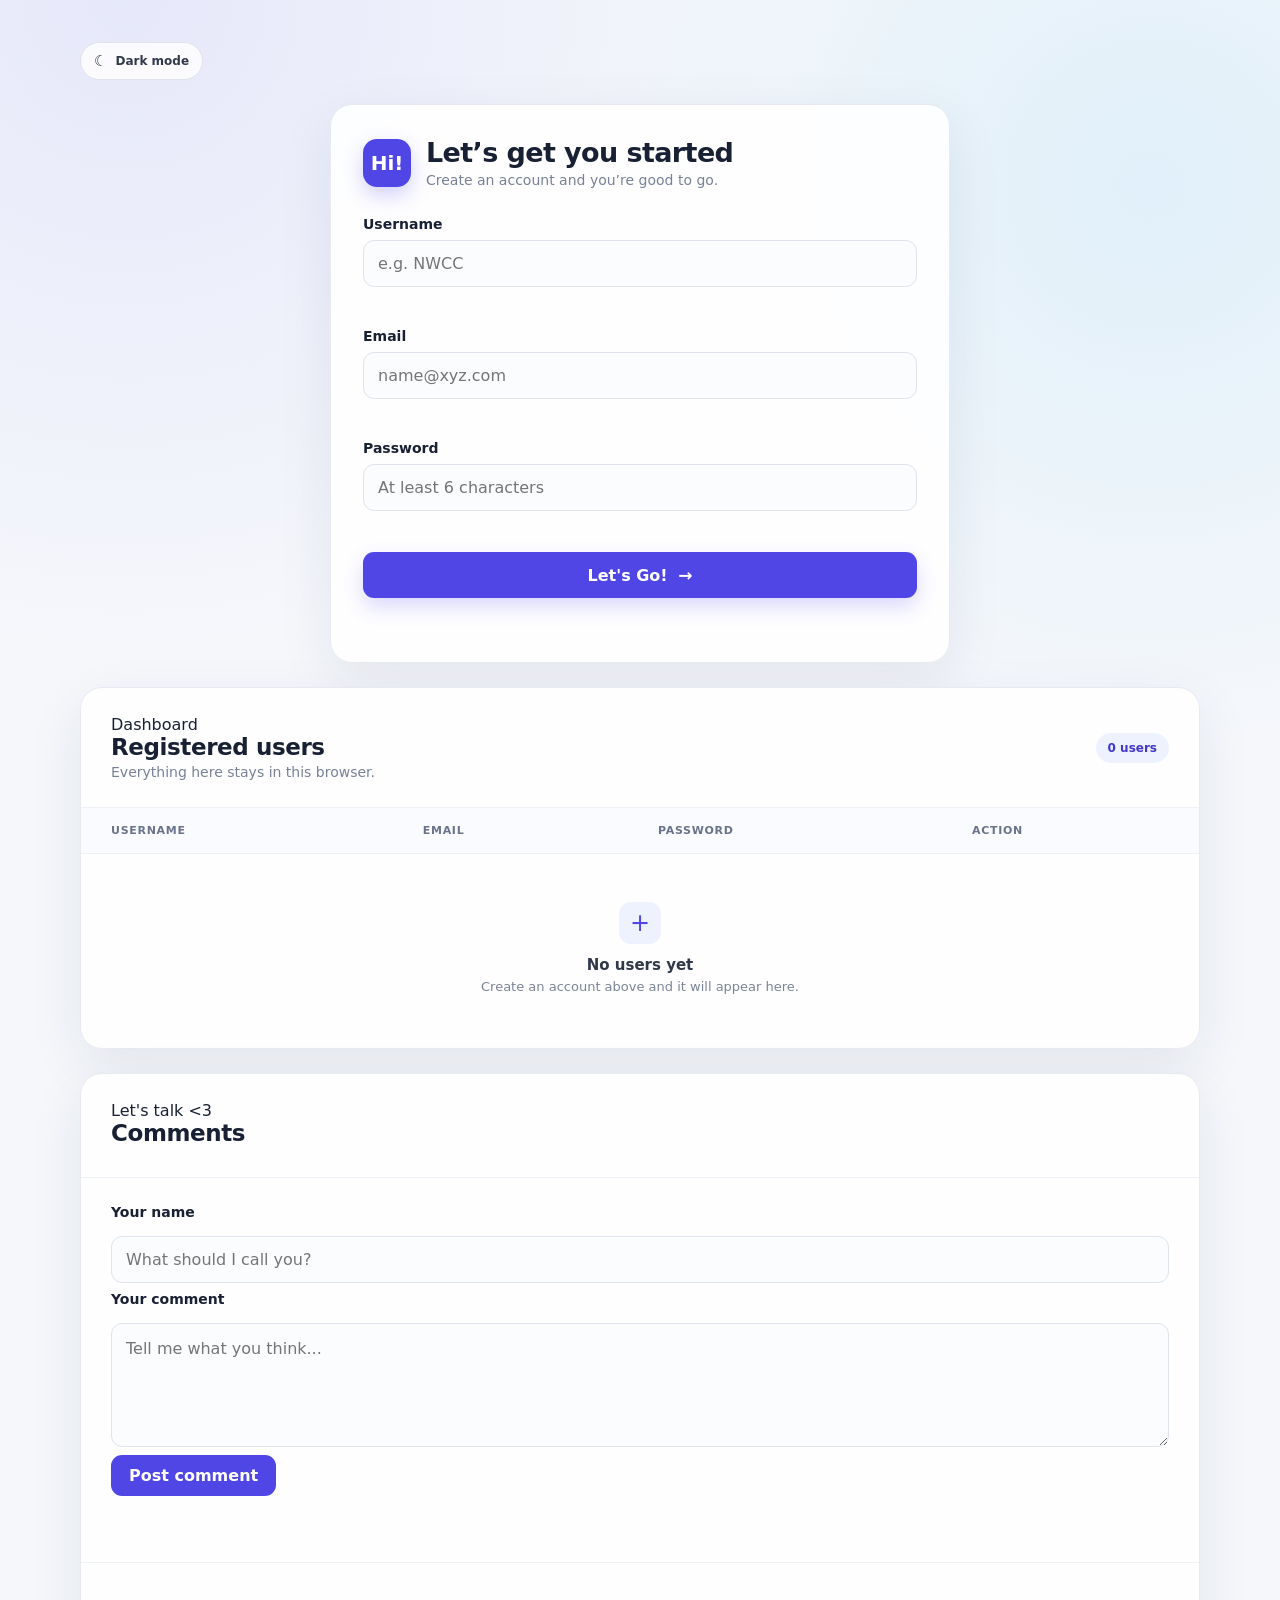
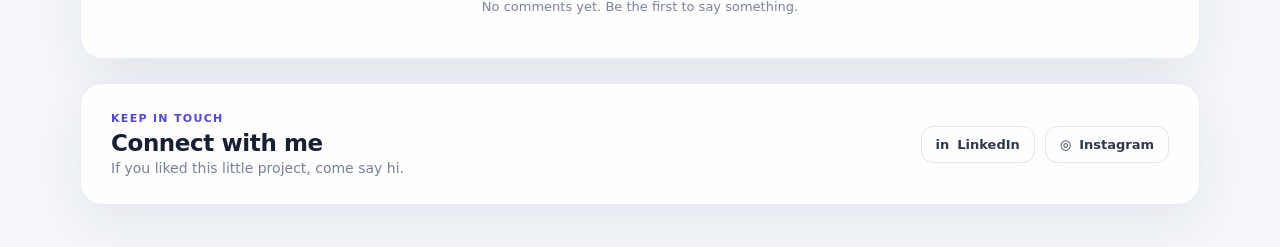
<file: project1/index.html>
<!DOCTYPE html>
<html lang="en">
<head>
  <meta charset="UTF-8">
  <meta name="viewport" content="width=device-width, initial-scale=1.0">
  <title>Welcome!</title>
  <link rel="stylesheet" href="style.css">
</head>
<body>
  <main class="app-shell">
    <header class="topbar"><button class="theme-toggle" id="themeToggle" type="button"><span class="theme-icon">☾</span><span class="theme-label">Dark mode</span></button></header>
    <section class="signup-card">
      <div class="brand">
        <span class="brand-mark">Hi!</span>
        <div>
          <h1>Let’s get you started</h1>
          <p>Create an account and you’re good to go.</p>
        </div>
      </div>

      <form id="signupForm" novalidate>
        <div class="field">
          <label for="username">Username</label>
          <input id="username" name="username" type="text" autocomplete="username"
                 placeholder="e.g. NWCC">
          <small class="error" id="usernameError"></small>
        </div>

        <div class="field">
          <label for="email">Email</label>
          <input id="email" name="email" type="email" autocomplete="email"
                 placeholder="name@xyz.com">
          <small class="error" id="emailError"></small>
        </div>

        <div class="field">
          <label for="password">Password</label>
          <input id="password" name="password" type="password"
                 autocomplete="new-password" placeholder="At least 6 characters">
          <small class="error" id="passwordError"></small>
        </div>

        <button class="primary-btn" type="submit">Let's Go! <span>→</span></button>
        <p class="form-status" id="formStatus" aria-live="polite"></p>
      </form>
    </section>

    <section class="dashboard-card">
      <div class="dashboard-header">
        <div>
          <p class="eyebrow">Dashboard</p>
          <h2>Registered users</h2>
          <p class="muted">Everything here stays in this browser.</p>
        </div>
        <div class="user-count" id="userCount">0 users</div>
      </div>

      <div class="table-wrap">
        <table>
          <thead>
            <tr>
              <th>Username</th>
              <th>Email</th>
              <th>Password</th>
              <th>Action</th>
            </tr>
          </thead>
          <tbody id="userTableBody"></tbody>
        </table>

        <div class="empty-state" id="emptyState">
          <div class="empty-icon">+</div>
          <h3>No users yet</h3>
          <p>Create an account above and it will appear here.</p>
        </div>
      </div>
    </section>

    <section class="comments-card">
      <div class="section-heading"><div><p class="eyebrow">Let's talk <3</p><h2>Comments</h2><p class="muted"></p></div></div>
      <form id="commentForm" class="comment-form">
        <label for="commentName">Your name</label><input id="commentName" type="text" placeholder="What should I call you?">
        <label for="commentText">Your comment</label><textarea id="commentText" rows="4" placeholder="Tell me what you think..."></textarea>
        <button class="secondary-btn" type="submit">Post comment</button><p class="form-status" id="commentStatus" aria-live="polite"></p>
      </form>
      <div class="comments-list" id="commentsList"><div class="comments-empty" id="commentsEmpty">No comments yet. Be the first to say something.</div></div>
    </section>
    <footer class="connect-card">
      <div><p class="connection">Keep in touch</p><h2>Connect with me</h2><p class="muted">If you liked this little project, come say hi.</p></div>
      <div class="social-links"><a href="https://www.linkedin.com/in/kovid-kulkarni-290336411/" target="_blank" rel="noopener noreferrer" class="social-link"><span>in</span> LinkedIn</a><a href="https://www.instagram.com/kulkarnikovid" target="_blank" rel="noopener noreferrer" class="social-link"><span>◎</span> Instagram</a></div>
    </footer>
  </main>

  <script src="script.js"></script>
</body>
</html>
</file>
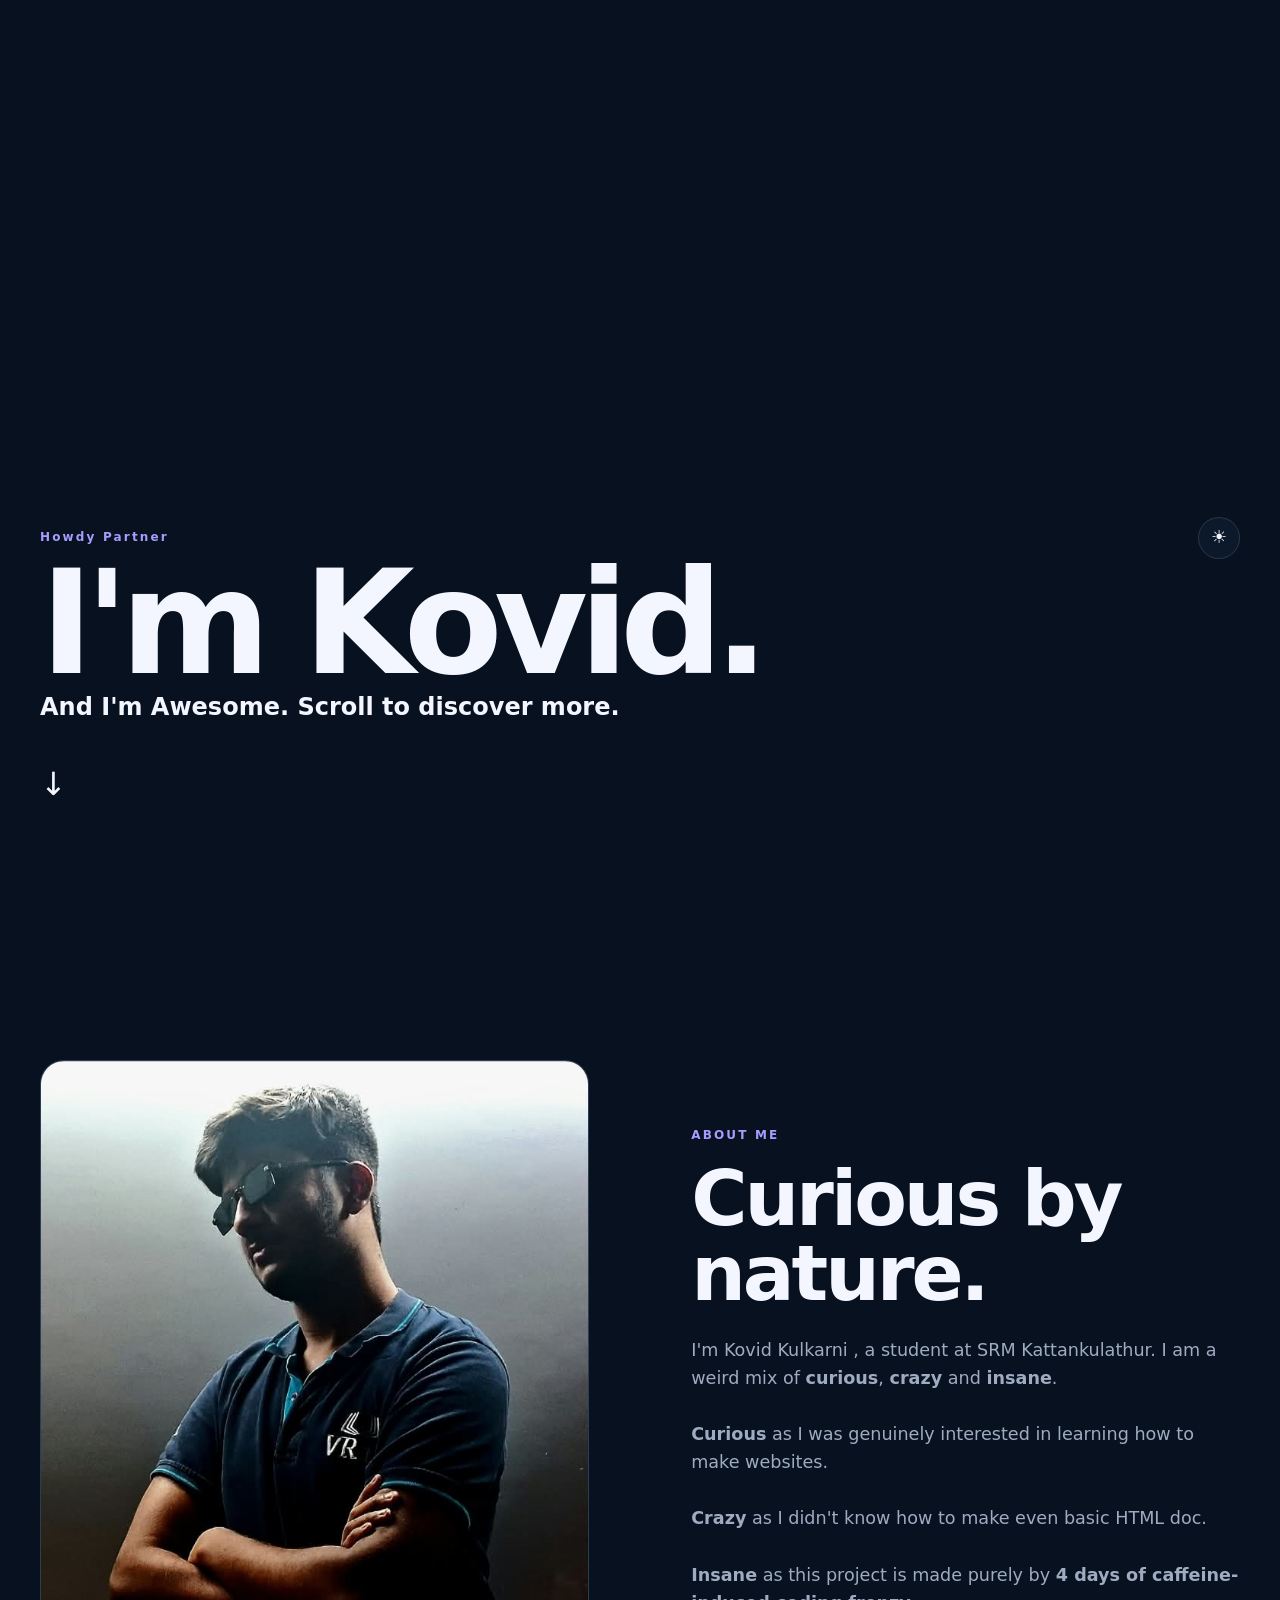
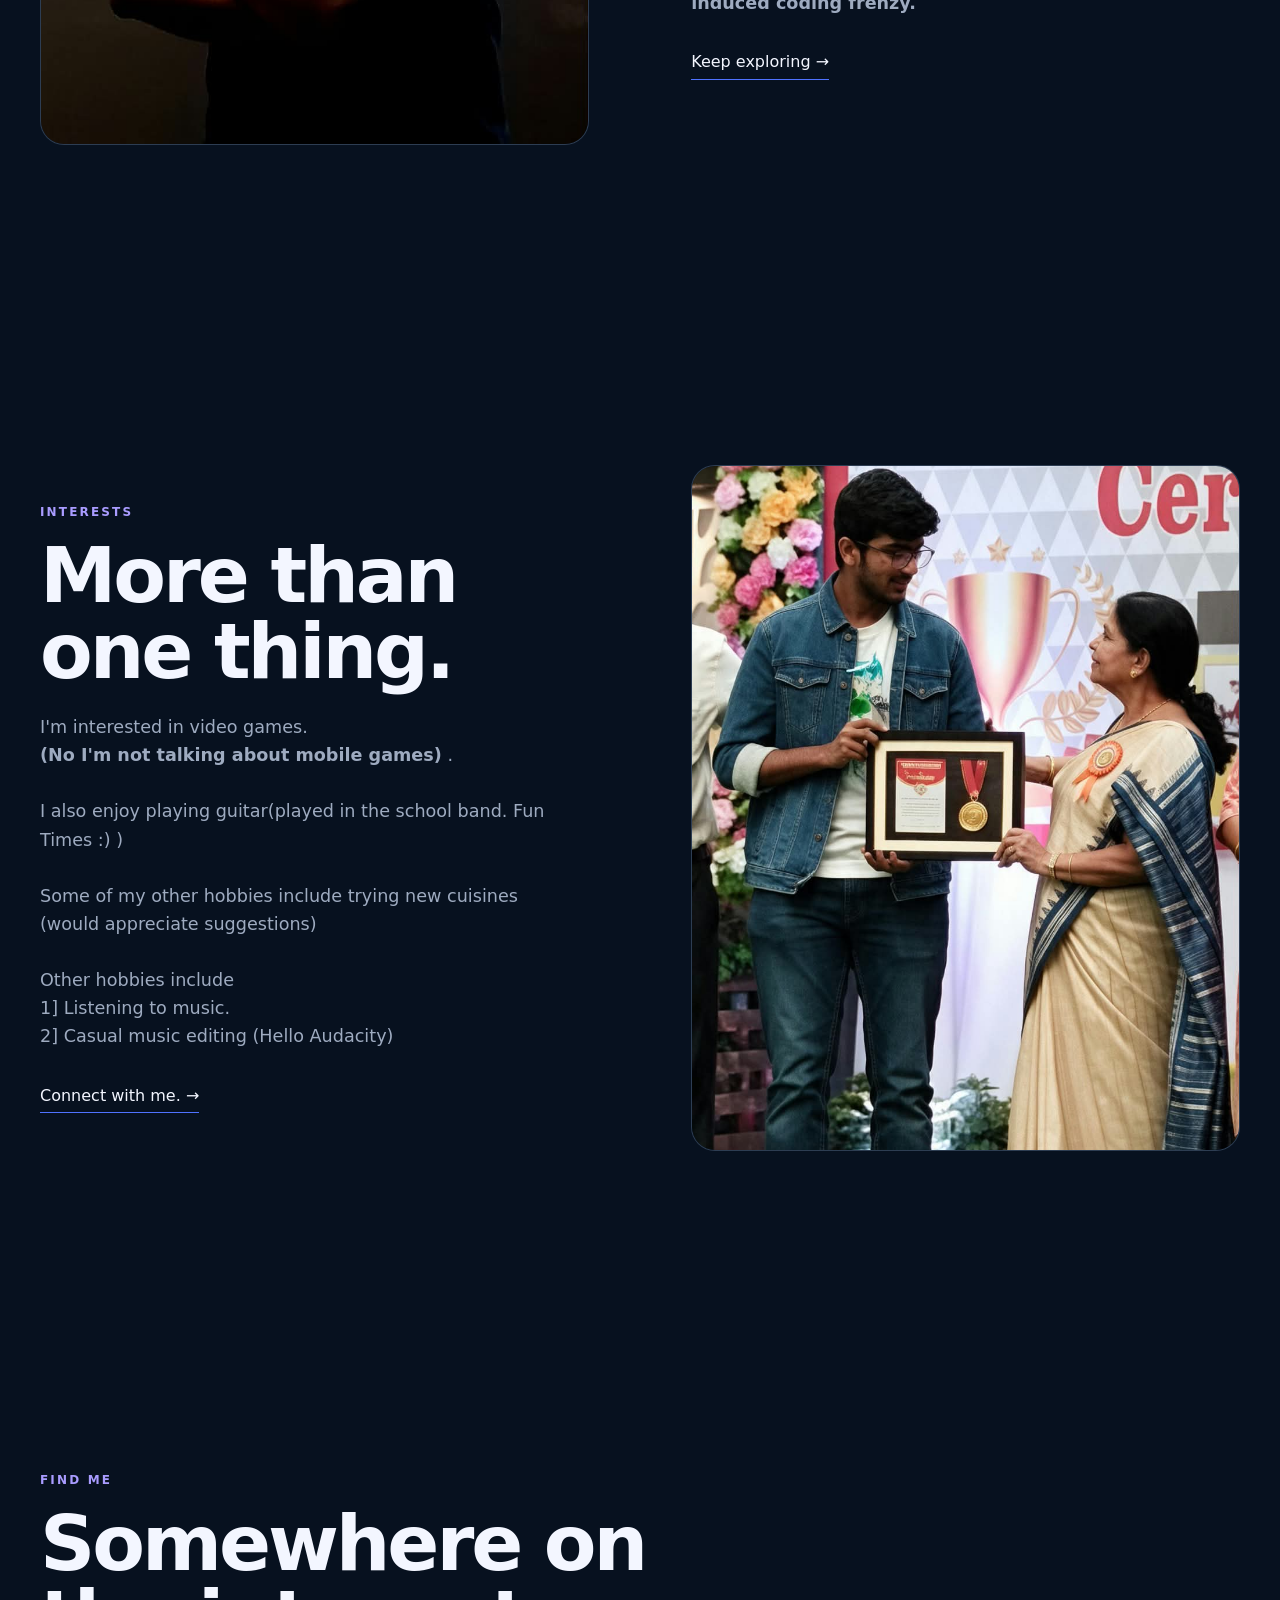
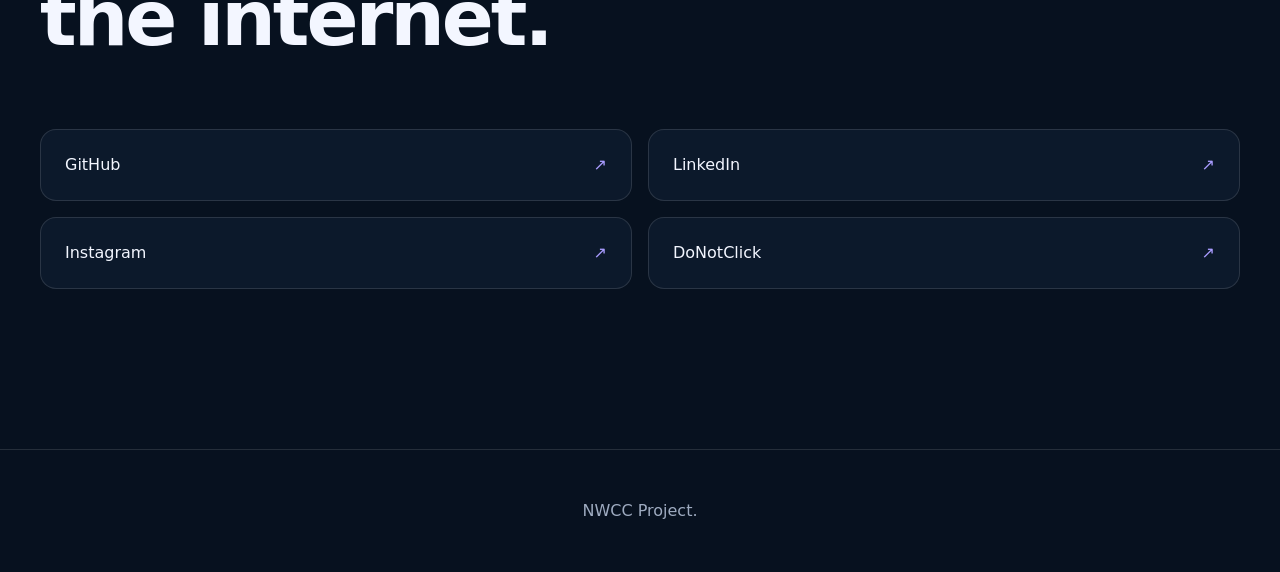
<file: Project2/index.html>
<!DOCTYPE html>
<html lang="en">
<head>
    <meta charset="UTF-8">
    <meta name="viewport" content="width=device-width, initial-scale=1.0">
    <title>Kovid-Kulkarni</title>
    <link rel="stylesheet" href="style.css">
</head>
<body>

    <main id="profile" class="profile">
        <section class="hero-video">
            <video id="intro-video" autoplay muted loop playsinline preload="auto" aria-label="Intro video">
                <source id="video-source" src="assets/intro-dark.mp4" type="video/mp4">
            </video>

            <div class="video-overlay">
                <div class="hero-controls">
                    <p class="eyebrow">Howdy Partner</p>
                    <button id="hero-theme-toggle" class="theme-toggle" type="button" aria-label="Switch to light mode">☀</button>
                </div>
                <h1>I'm Kovid.</h1>
                <h2>And I'm Awesome. Scroll to discover more.</h2>
                <span class="scroll-indicator">↓</span>
            </div>
        </section>

        <section class="profile-section reveal">
            <div class="image-wrap upper-image">
                <picture>
                    <source id="profile-image-source-1" srcset="assets/kovid-top.jpg">
                    <img id="profile-image-1" src="assets/kovid-top.jpg" alt="Kovid">
                </picture>
            </div>
            <div class="section-content">
                <p class="eyebrow">ABOUT ME</p>
                <h2>Curious by nature.</h2>
                <p>I'm Kovid Kulkarni , a student at SRM Kattankulathur. I am a weird mix of <strong>curious</strong>, <strong>crazy</strong> and <strong>insane</strong>.<br><br><strong>Curious</strong> as I was genuinely interested in learning how to make websites. <br><br><strong>Crazy</strong> as I didn't know how to make even basic HTML doc. <br><br><strong>Insane</strong> as this project is made purely by <strong>4 days of caffeine-induced coding frenzy.</strong></p>
                <a href="#interests">Keep exploring →</a>
            </div>
        </section>

        <section id="interests" class="profile-section reverse reveal">
            <div class="image-wrap lower-image">
                <picture>
                    <source id="profile-image-source-2" srcset="assets/kovid-award.jpg">
                    <img id="profile-image-2" src="assets/kovid-award.jpg" alt="Kovid receiving an award">
                </picture>
            </div>
            <div class="section-content">
                <p class="eyebrow">INTERESTS</p>
                <h2>More than one thing.</h2>
                <p>I'm interested in video games.<br><strong>(No I'm not talking about mobile games)</strong> .<br><br>I also enjoy playing guitar(played in the school band. Fun Times :) )<br><br> Some of my other hobbies include trying new cuisines<br>(would appreciate suggestions)<br><br>Other hobbies include<br>1] Listening to music.<br>2] Casual music editing (Hello Audacity)</p>
                <a href="#links">Connect with me. →</a>
            </div>
        </section>

        <section id="links" class="links-section reveal">
            <p class="eyebrow">FIND ME</p>
            <h2>Somewhere on the internet.</h2>
            <p class="muted"></p>
            <div class="links-grid">
                <a href="https://github.com/Deme-droid" target="_blank" class="link-card">GitHub <span>↗</span></a>
                <a href="https://www.linkedin.com/in/kovid-kulkarni-290336411/" target="_blank" class="link-card">LinkedIn <span>↗</span></a>
                <a href="https://www.instagram.com/kulkarnikovid/" target="_blank" class="link-card" >Instagram <span>↗</span></a>
                <a href="https://youtu.be/dQw4w9WgXcQ" target="_blank" class="link-card">DoNotClick <span>↗</span></a>
            </div>
        </section>

        <footer><p>NWCC Project.</p></footer>
    </main>

    <script src="script.js"></script>
</body>
</html>
</file>
<file: project1/style.css>
* {
  box-sizing: border-box;
  margin: 0;
  padding: 0;
}

:root {
  font-family: Inter, ui-sans-serif, system-ui, -apple-system, BlinkMacSystemFont, "Segoe UI", sans-serif;
  color: #182033;
  background: #f5f7fb;
}

body {
  min-height: 100vh;
  padding: 42px 22px;
  background:
    radial-gradient(circle at 10% 0%, rgba(99, 102, 241, 0.10), transparent 30%),
    radial-gradient(circle at 90% 10%, rgba(14, 165, 233, 0.09), transparent 28%),
    #f5f7fb;
}

.app-shell {
  width: min(1120px, 100%);
  margin: 0 auto;
  display: grid;
  gap: 24px;
}

.signup-card,
.dashboard-card {
  background: rgba(255, 255, 255, 0.92);
  border: 1px solid #e7eaf1;
  border-radius: 22px;
  box-shadow: 0 18px 55px rgba(27, 39, 74, 0.08);
}

.signup-card {
  max-width: 620px;
  width: 100%;
  margin: 0 auto;
  padding: 32px;
}

.brand {
  display: flex;
  align-items: center;
  gap: 15px;
  margin-bottom: 28px;
}

.brand-mark {
  display: grid;
  place-items: center;
  width: 48px;
  height: 48px;
  border-radius: 14px;
  background: #4f46e5;
  color: white;
  font-weight: 800;
  font-size: 20px;
  box-shadow: 0 8px 20px rgba(79, 70, 229, 0.25);
}

h1 {
  font-size: 27px;
  letter-spacing: -0.6px;
}

.brand p,
.muted {
  color: #778198;
  font-size: 14px;
  margin-top: 4px;
}

.field {
  margin-bottom: 18px;
}

label {
  display: block;
  font-size: 14px;
  font-weight: 700;
  margin-bottom: 8px;
}

input {
  width: 100%;
  border: 1px solid #dfe3ec;
  border-radius: 11px;
  padding: 13px 14px;
  outline: none;
  font: inherit;
  color: #182033;
  background: #fbfcfe;
  transition: border-color .18s, box-shadow .18s, background .18s;
}

input:focus {
  background: white;
  border-color: #6366f1;
  box-shadow: 0 0 0 4px rgba(99, 102, 241, 0.11);
}

input.invalid {
  border-color: #ef4444;
}

.error {
  display: block;
  min-height: 18px;
  color: #dc2626;
  font-size: 12px;
  margin-top: 5px;
}

.primary-btn {
  width: 100%;
  border: 0;
  border-radius: 11px;
  padding: 13px 16px;
  color: white;
  background: #4f46e5;
  font: inherit;
  font-weight: 750;
  cursor: pointer;
  transition: transform .15s, background .15s, box-shadow .15s;
  box-shadow: 0 9px 20px rgba(79, 70, 229, 0.20);
}

.primary-btn:hover {
  background: #4338ca;
  transform: translateY(-1px);
}

.primary-btn span {
  margin-left: 5px;
  font-size: 17px;
}

.form-status {
  min-height: 20px;
  text-align: center;
  margin-top: 12px;
  font-size: 13px;
  font-weight: 650;
}

.form-status.success {
  color: #15803d;
}

.dashboard-card {
  overflow: hidden;
}

.dashboard-header {
  display: flex;
  align-items: center;
  justify-content: space-between;
  gap: 20px;
  padding: 27px 30px;
  border-bottom: 1px solid #edf0f5;
}

.connection {
  color: #4f46e5;
  font-size: 11px;
  font-weight: 800;
  letter-spacing: 1.3px;
  text-transform: uppercase;
  margin-bottom: 5px;
}

h2 {
  font-size: 23px;
  letter-spacing: -0.4px;
}

.user-count {
  white-space: nowrap;
  padding: 8px 12px;
  border-radius: 999px;
  background: #eef2ff;
  color: #4338ca;
  font-size: 12px;
  font-weight: 750;
}

.table-wrap {
  overflow-x: auto;
}

table {
  width: 100%;
  border-collapse: collapse;
}

th,
td {
  padding: 16px 30px;
  text-align: left;
  border-bottom: 1px solid #edf0f5;
}

th {
  background: #fafbfe;
  color: #69738a;
  font-size: 11px;
  letter-spacing: .7px;
  text-transform: uppercase;
}

td {
  font-size: 14px;
}

.password-cell {
  color: #687289;
  font-family: ui-monospace, SFMono-Regular, Menlo, monospace;
  font-size: 12px;
  max-width: 280px;
  overflow: hidden;
  text-overflow: ellipsis;
}

.delete-btn {
  border: 1px solid #fecaca;
  border-radius: 8px;
  padding: 7px 11px;
  background: #fff;
  color: #dc2626;
  font: inherit;
  font-size: 12px;
  font-weight: 700;
  cursor: pointer;
}

.delete-btn:hover {
  background: #fef2f2;
}

.empty-state {
  text-align: center;
  padding: 48px 20px 54px;
  color: #7b8497;
}

.empty-icon {
  width: 42px;
  height: 42px;
  margin: 0 auto 12px;
  display: grid;
  place-items: center;
  border-radius: 12px;
  background: #eef2ff;
  color: #4f46e5;
  font-size: 24px;
}

.empty-state h3 {
  color: #30384a;
  font-size: 15px;
  margin-bottom: 5px;
}

.empty-state p {
  font-size: 13px;
}

@media (max-width: 650px) {
  body {
    padding: 20px 12px;
  }

  .signup-card {
    padding: 24px 20px;
  }

  .dashboard-header {
    align-items: flex-start;
    flex-direction: column;
    padding: 22px 20px;
  }

  th,
  td {
    padding: 14px 18px;
  }
}


/* Friendly controls and responsive sections */
.topbar { display:flex; align-items:center; justify-content:space-between; gap:16px; }
.topbar-copy { color:#778198; font-size:13px; }
.mini-label { display:block; color:#4f46e5; font-size:11px; font-weight:800; letter-spacing:1px; text-transform:uppercase; margin-bottom:4px; }
.theme-toggle { display:inline-flex; align-items:center; gap:8px; border:1px solid #dfe3ec; border-radius:999px; padding:9px 13px; background:rgba(255,255,255,.82); color:#30384a; font:inherit; font-size:12px; font-weight:750; cursor:pointer; }
.theme-icon { font-size:15px; }
.comments-card,.connect-card { background:rgba(255,255,255,.92); border:1px solid #e7eaf1; border-radius:22px; box-shadow:0 18px 55px rgba(27,39,74,.08); }
.section-heading { padding:27px 30px; border-bottom:1px solid #edf0f5; }
.comment-form { display:grid; gap:8px; padding:26px 30px; border-bottom:1px solid #edf0f5; }
textarea { width:100%; border:1px solid #dfe3ec; border-radius:11px; padding:13px 14px; outline:none; font:inherit; color:#182033; background:#fbfcfe; resize:vertical; line-height:1.5; }
textarea:focus { background:#fff; border-color:#6366f1; box-shadow:0 0 0 4px rgba(99,102,241,.11); }
.secondary-btn { width:max-content; border:0; border-radius:11px; padding:11px 18px; color:#fff; background:#4f46e5; font:inherit; font-weight:750; cursor:pointer; }
.secondary-btn:hover { background:#4338ca; transform:translateY(-1px); }
.comments-list { display:grid; gap:12px; padding:22px 30px 30px; }
.comments-empty { color:#7b8497; text-align:center; padding:14px 0; font-size:13px; }
.comment-item { border:1px solid #e7eaf1; border-radius:15px; padding:16px; background:#fafbfe; }
.comment-top { display:flex; align-items:center; justify-content:space-between; gap:12px; }
.comment-item p { margin-top:8px; color:#4f596e; font-size:14px; line-height:1.55; white-space:pre-wrap; }
.comment-item time { display:block; margin-top:10px; color:#8a93a6; font-size:11px; }
.comment-delete { border:0; background:transparent; color:#dc2626; font-size:18px; cursor:pointer; }
.error-status { color:#dc2626; }
.connect-card { display:flex; align-items:center; justify-content:space-between; gap:24px; padding:28px 30px; }
.social-links { display:flex; flex-wrap:wrap; gap:10px; }
.social-link { display:inline-flex; align-items:center; gap:8px; border:1px solid #dfe3ec; border-radius:12px; padding:10px 14px; color:#30384a; background:rgba(255,255,255,.7); text-decoration:none; font-size:13px; font-weight:750; }
.social-link:hover { border-color:#aeb5cc; transform:translateY(-1px); }
body.dark-mode { color:#e8ebf4; background:radial-gradient(circle at 10% 0%,rgba(99,102,241,.16),transparent 30%),radial-gradient(circle at 90% 10%,rgba(14,165,233,.10),transparent 28%),#0e1118; color-scheme:dark; }
body.dark-mode .topbar-copy, body.dark-mode .brand p, body.dark-mode .muted, body.dark-mode .comments-empty { color:#9aa3b8; }
body.dark-mode .theme-toggle, body.dark-mode .social-link { background:#191d28; border-color:#303748; color:#e8ebf4; }
body.dark-mode .signup-card, body.dark-mode .dashboard-card, body.dark-mode .comments-card, body.dark-mode .connect-card { background:rgba(20,24,33,.94); border-color:#2b3140; box-shadow:0 18px 55px rgba(0,0,0,.28); }
body.dark-mode input, body.dark-mode textarea { color:#e8ebf4; background:#151a24; border-color:#303748; }
body.dark-mode input::placeholder, body.dark-mode textarea::placeholder { color:#6f788d; }
body.dark-mode input:focus, body.dark-mode textarea:focus { background:#171d29; }
body.dark-mode .dashboard-header, body.dark-mode .section-heading, body.dark-mode .comment-form, body.dark-mode th, body.dark-mode td { border-color:#2b3140; }
body.dark-mode th { background:#171b25; color:#8f99ae; }
body.dark-mode .user-count { background:#252a4b; color:#bfc4ff; }
body.dark-mode .password-cell { color:#8f99ae; }
body.dark-mode .empty-state h3 { color:#e1e5ef; }
body.dark-mode .comment-item { background:#171b25; border-color:#2d3444; }
body.dark-mode .comment-item p { color:#b1b8c9; }
body.dark-mode .delete-btn { background:#24191c; border-color:#5b2c32; }
@media (max-width:650px) { .topbar,.connect-card { align-items:flex-start; flex-direction:column; } .comment-form,.comments-list { padding-left:20px; padding-right:20px; } }
</file>
<file: Project2/style.css>
/* NWCC PROJECT 2 — PROFILE */

:root {
    --bg: #07111f;
    --bg-soft: #0c192b;
    --panel: #10223a;
    --text: #f3f6ff;
    --muted: #9eabc0;
    --accent: #4f72ff;
    --accent-soft: #a99cff;
    --border: rgba(255,255,255,.12);
    --max-width: 1200px;
}

body.light {
    --bg: #edf2fa;
    --bg-soft: #ffffff;
    --panel: #f5dce0;
    --text: #101a2b;
    --muted: #52647c;
    --accent: #365cff;
    --accent-soft: #765cf5;
    --border: rgba(16,26,43,.14);
}

* { box-sizing: border-box; margin: 0; padding: 0; }

html { scroll-behavior: smooth; }

body {
    background: var(--bg);
    color: var(--text);
    font-family: Inter, system-ui, -apple-system, BlinkMacSystemFont, "Segoe UI", sans-serif;
    line-height: 1.6;
    transition: background .5s ease, color .5s ease;
}

a { color: inherit; text-decoration: none; }
.hidden { display: none; }
.muted { color: var(--muted); }

.eyebrow {
    color: var(--accent-soft);
    font-size: .75rem;
    font-weight: 700;
    letter-spacing: .18em;
    margin-bottom: 1rem;
}

.top-row, .hero-controls {
    display: flex;
    align-items: center;
    justify-content: space-between;
}

.top-row .eyebrow, .hero-controls .eyebrow { margin-bottom: 0; }

.theme-toggle {
    width: 42px;
    height: 42px;
    border: 1px solid var(--border);
    border-radius: 50%;
    background: var(--bg-soft);
    color: var(--text);
    cursor: pointer;
    font-size: 1.1rem;
    transition: transform .2s ease, background .5s ease, color .5s ease;
}

.theme-toggle:hover { transform: rotate(15deg) scale(1.05); }

/* Login */
.login-screen {
    min-height: 100vh;
    display: grid;
    place-items: center;
    padding: 2rem;
    background:
        radial-gradient(circle at 20% 20%, rgba(79,114,255,.18), transparent 35%),
        radial-gradient(circle at 80% 80%, rgba(169,156,255,.12), transparent 35%),
        var(--bg);
    transition: background .5s ease;
}

.login-card {
    width: min(100%, 420px);
    padding: 3rem;
    border: 1px solid var(--border);
    border-radius: 24px;
    background: color-mix(in srgb, var(--panel) 82%, transparent);
    backdrop-filter: blur(16px);
    box-shadow: 0 30px 80px rgba(0,0,0,.25);
}

.login-card h1 {
    font-size: clamp(2rem,5vw,3rem);
    line-height: 1.05;
    margin: 1rem 0 .75rem;
}

.login-card form { display: grid; gap: 1.25rem; margin-top: 2rem; }

.login-card label {
    display: grid;
    gap: .5rem;
    color: var(--muted);
    font-size: .9rem;
}

.login-card input {
    width: 100%;
    padding: .9rem 1rem;
    border: 1px solid var(--border);
    border-radius: 12px;
    outline: none;
    background: var(--bg-soft);
    color: var(--text);
    font: inherit;
}

.login-card input:focus {
    border-color: var(--accent);
    box-shadow: 0 0 0 3px rgba(79,114,255,.15);
}

.login-card form > button {
    border: 0;
    border-radius: 12px;
    padding: .95rem;
    background: linear-gradient(135deg,var(--accent),var(--accent-soft));
    color: white;
    font: inherit;
    font-weight: 700;
    cursor: pointer;
}

/* Hero */
.hero-video {
    height: 100vh;
    min-height: 600px;
    position: relative;
    overflow: hidden;
    display: grid;
    place-items: center;
    isolation: isolate;
}

.hero-video video {
    position: absolute;
    inset: 0;
    width: 100%;
    height: 100%;
    object-fit: cover;
    z-index: -2;
}

.hero-video::after {
    content: "";
    position: absolute;
    inset: 0;
    background: linear-gradient(to bottom, rgba(7,17,31,.18), rgba(7,17,31,.88)),
                linear-gradient(90deg, rgba(7,17,31,.5), transparent 65%);
    z-index: -1;
    transition: background .5s ease;
}

body.light .hero-video::after {
    background: linear-gradient(to bottom, rgba(237,242,250,.05), rgba(237,242,250,.72)),
                linear-gradient(90deg, rgba(237,242,250,.38), transparent 65%);
}

.video-overlay {
    width: min(100% - 3rem, var(--max-width));
    align-self: end;
    padding-bottom: 10vh;
}

.video-overlay h1 {
    font-size: clamp(4rem,12vw,9rem);
    line-height: .9;
    letter-spacing: -.06em;
}

.video-overlay p:not(.eyebrow) {
    color: var(--muted);
    margin-top: 1rem;
    font-size: 1.05rem;
}

.scroll-indicator {
    display: block;
    margin-top: 2rem;
    font-size: 2rem;
    animation: float 1.8s ease-in-out infinite;
}

@keyframes float { 50% { transform: translateY(8px); } }

/* Sections */
.profile-section {
    width: min(100% - 3rem, var(--max-width));
    min-height: 90vh;
    margin: auto;
    padding: 10rem 0;
    display: grid;
    grid-template-columns: 1fr 1fr;
    gap: clamp(3rem,8vw,8rem);
    align-items: center;
}

.profile-section.reverse .image-wrap { order: 2; }
.profile-section.reverse .section-content { order: 1; }

.image-wrap {
    overflow: hidden;
    border-radius: 24px;
    border: 1px solid var(--border);
    background: var(--panel);
}

.upper-image img {
    aspect-ratio: auto;
    height: auto;
    object-fit: contain;
}

.image-wrap img {
    display: block;
    width: 100%;
    aspect-ratio: 4 / 5;
    object-fit: cover;
    transition: opacity .4s ease, transform .7s cubic-bezier(.2,.8,.2,1);
}

.image-wrap:hover img { transform: scale(1.04); }

.section-content h2, .links-section h2 {
    max-width: 650px;
    font-size: clamp(2.5rem,6vw,5.5rem);
    line-height: .98;
    letter-spacing: -.04em;
    margin-bottom: 1.5rem;
}

.section-content p:not(.eyebrow) { max-width: 560px; color: var(--muted); font-size: 1.1rem; }
.section-content a { display: inline-block; margin-top: 2rem; border-bottom: 1px solid var(--accent); padding-bottom: .25rem; }

.links-section {
    width: min(100% - 3rem, var(--max-width));
    min-height: 80vh;
    margin: auto;
    padding: 10rem 0;
    display: flex;
    flex-direction: column;
    justify-content: center;
}

.links-grid {
    display: grid;
    grid-template-columns: repeat(2,1fr);
    gap: 1rem;
    margin-top: 3rem;
}

.link-card {
    display: flex;
    justify-content: space-between;
    align-items: center;
    padding: 1.4rem 1.5rem;
    border: 1px solid var(--border);
    border-radius: 16px;
    background: var(--bg-soft);
    transition: transform .18s ease, border-color .18s ease, background .5s ease;
}

.link-card:hover { transform: translateY(-4px); border-color: rgba(169,156,255,.45); }
.link-card span { color: var(--accent-soft); }

footer { padding: 3rem; text-align: center; color: var(--muted); border-top: 1px solid var(--border); }

/* Reveal */
.reveal { opacity: 0; transform: translateY(60px); transition: opacity .8s ease, transform .8s cubic-bezier(.2,.8,.2,1); }
.reveal.visible { opacity: 1; transform: translateY(0); }

/* Mobile */
@media (max-width: 768px) {
    .login-card { padding: 2rem; }
    .hero-video { min-height: 100svh; }
    .video-overlay { width: min(100% - 2rem, var(--max-width)); padding-bottom: 7vh; }
    .profile-section, .profile-section.reverse {
        min-height: auto;
        padding: 6rem 0;
        grid-template-columns: 1fr;
        gap: 2.5rem;
    }
    .profile-section.reverse .image-wrap, .profile-section.reverse .section-content { order: initial; }
    .links-section { min-height: auto; padding: 6rem 0; }
    .links-grid { grid-template-columns: 1fr; }
}

@media (prefers-reduced-motion: reduce) {
    html { scroll-behavior: auto; }
    *,*::before,*::after { animation-duration:.01ms !important; transition-duration:.01ms !important; }
    .reveal { opacity:1; transform:none; }
}
</file>
